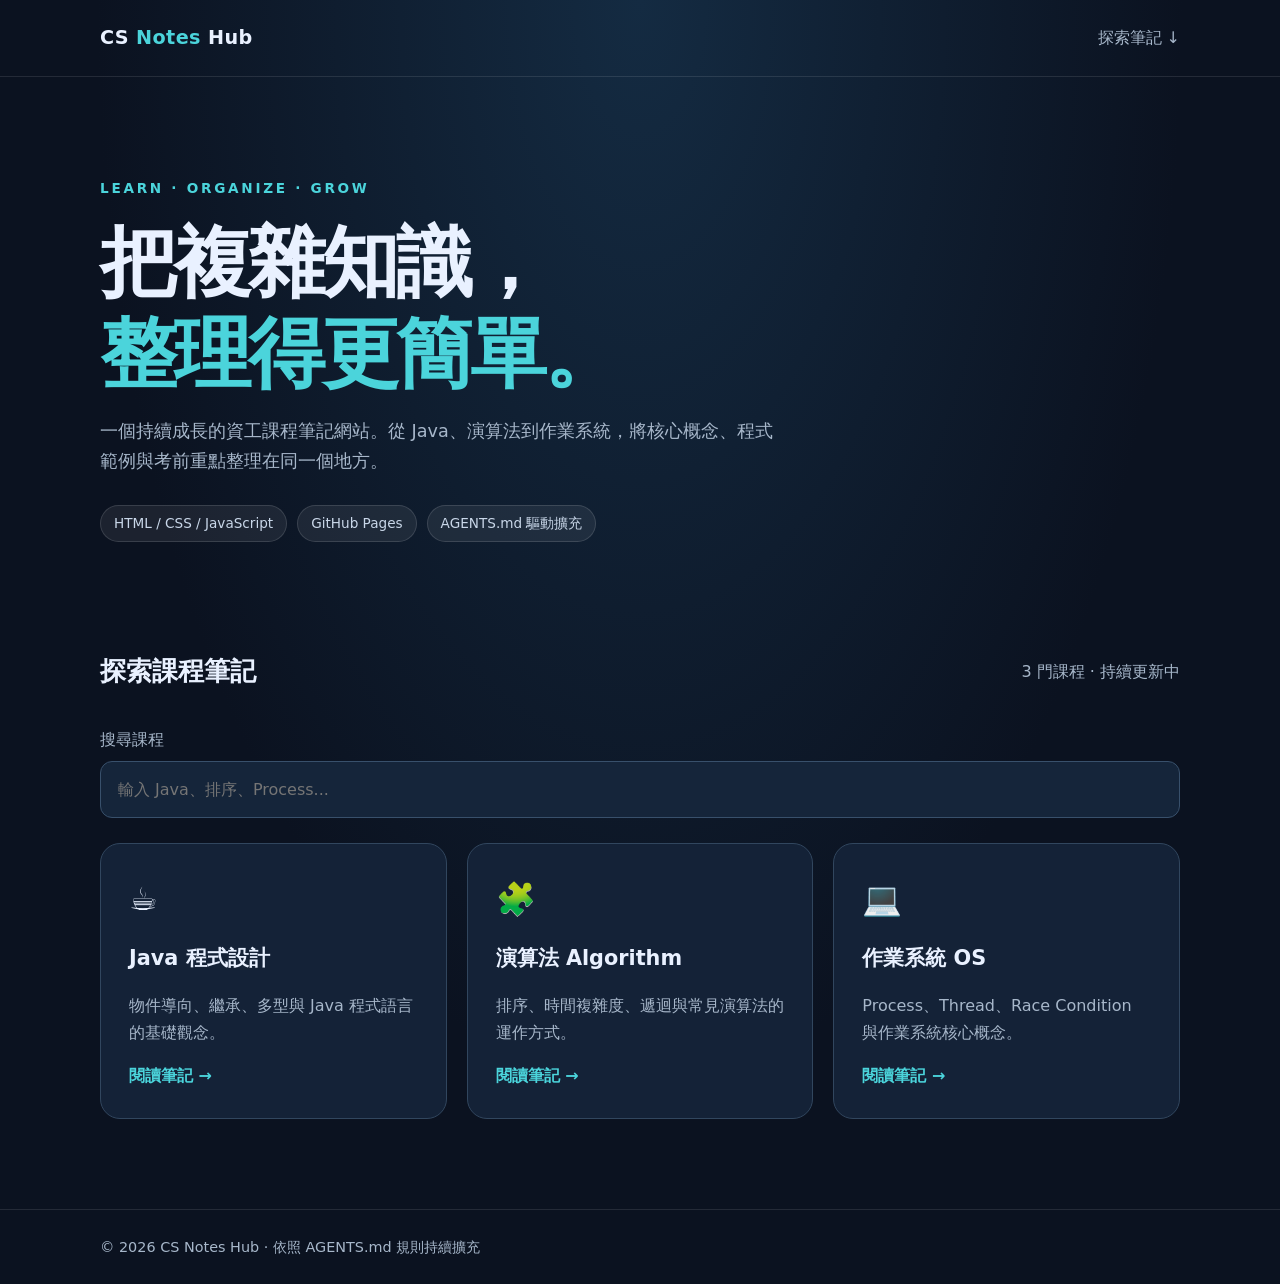
<file: index.html>
<!doctype html><html lang="zh-Hant"><head><meta charset="utf-8"><meta name="viewport" content="width=device-width,initial-scale=1"><meta name="description" content="CS Notes Hub：資工課程筆記"><title>CS Notes Hub | 資工筆記</title><link rel="stylesheet" href="style.css"><script defer src="script.js"></script></head><body><header class="site-header"><nav class="container nav"><a class="logo" href="index.html">CS <span>Notes</span> Hub</a><a href="#courses">探索筆記 ↓</a></nav></header><main><section class="container hero"><div class="eyebrow">LEARN · ORGANIZE · GROW</div><h1>把複雜知識，<br><em>整理得更簡單。</em></h1><p class="lead">一個持續成長的資工課程筆記網站。從 Java、演算法到作業系統，將核心概念、程式範例與考前重點整理在同一個地方。</p><div class="tags"><span>HTML / CSS / JavaScript</span><span>GitHub Pages</span><span>AGENTS.md 驅動擴充</span></div></section><section id="courses" class="container"><div class="section-head"><h2>探索課程筆記</h2><p>3 門課程 · 持續更新中</p></div><label for="search">搜尋課程</label><input id="search" type="search" placeholder="輸入 Java、排序、Process..."><div class="course-grid"><a class="course-card" href="notes/java.html"><span class="emoji">☕</span><h3>Java 程式設計</h3><p>物件導向、繼承、多型與 Java 程式語言的基礎觀念。</p><span class="card-foot">閱讀筆記 →</span></a><a class="course-card" href="notes/algorithm.html"><span class="emoji">🧩</span><h3>演算法 Algorithm</h3><p>排序、時間複雜度、遞迴與常見演算法的運作方式。</p><span class="card-foot">閱讀筆記 →</span></a><a class="course-card" href="notes/os.html"><span class="emoji">💻</span><h3>作業系統 OS</h3><p>Process、Thread、Race Condition 與作業系統核心概念。</p><span class="card-foot">閱讀筆記 →</span></a></div><p id="empty" hidden>找不到符合的課程，請試試其他關鍵字。</p></section></main><footer><div class="container">© 2026 CS Notes Hub · 依照 AGENTS.md 規則持續擴充</div></footer></body></html>
</file>
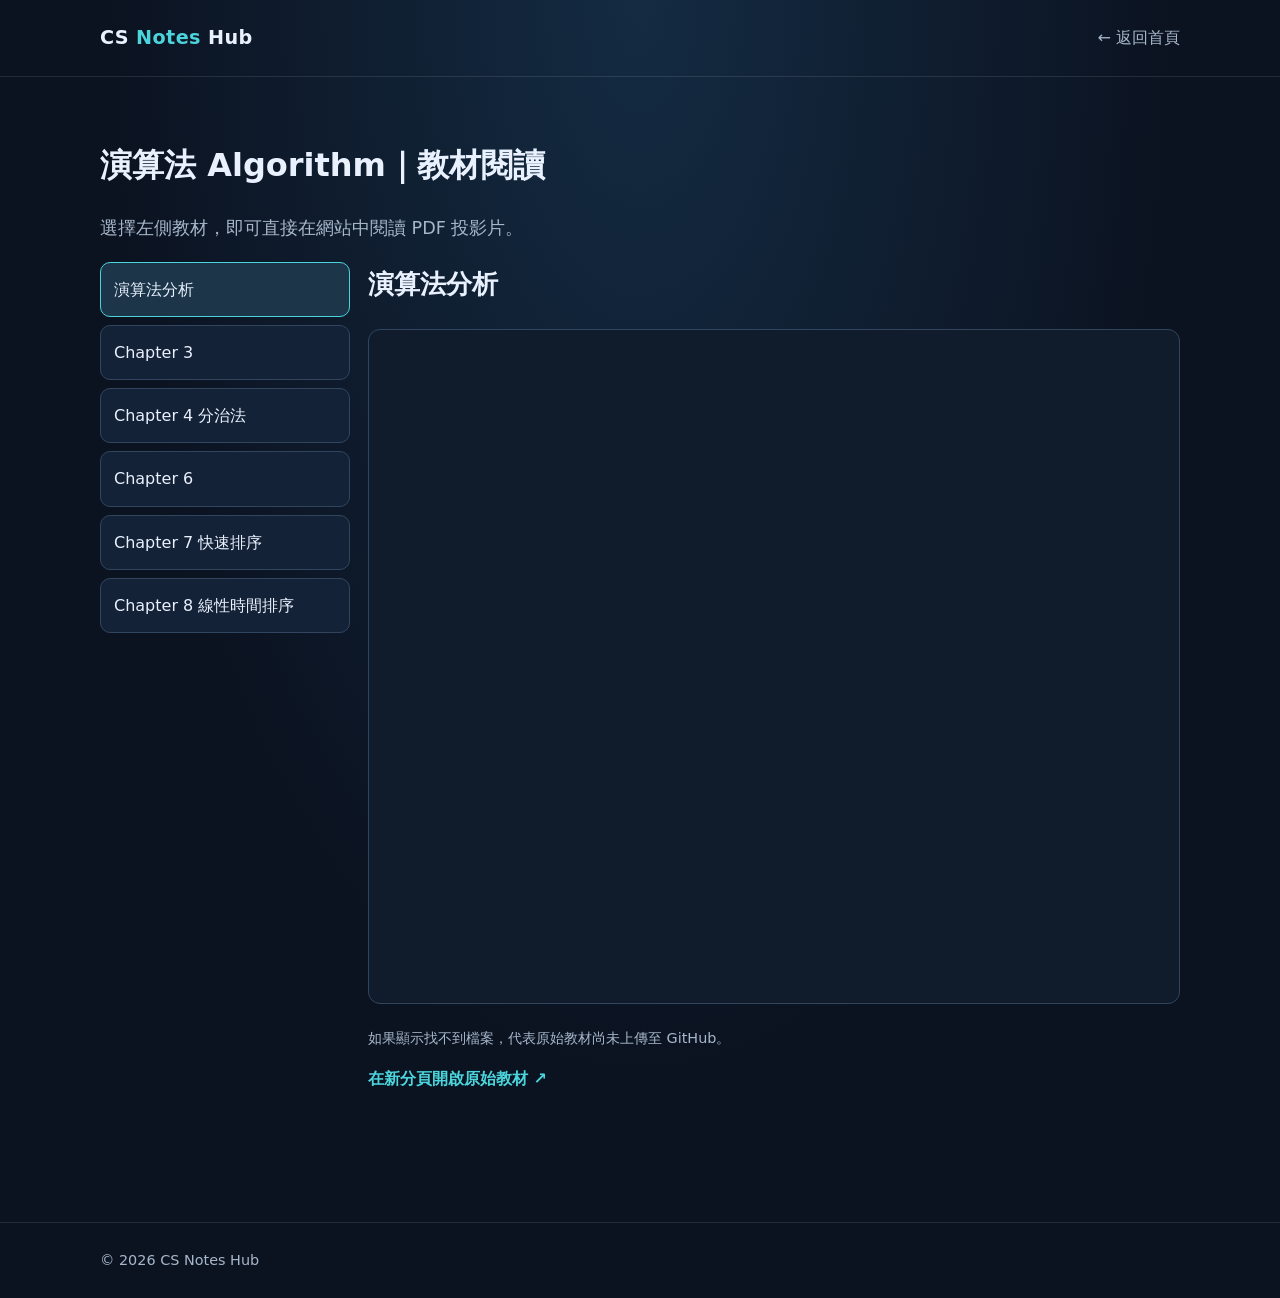
<file: notes/algorithm.html>
<!doctype html><html lang="zh-Hant"><head><meta charset="utf-8"><meta name="viewport" content="width=device-width,initial-scale=1"><title>演算法 Algorithm | CS Notes Hub</title><link rel="stylesheet" href="../style.css"><style>.viewer-layout{display:grid;grid-template-columns:250px minmax(0,1fr);gap:18px}.slide-menu{display:flex;flex-direction:column;gap:8px}.slide-choice{border:1px solid #31465e;border-radius:10px;background:#142237;color:#e9f1ff;text-align:left;padding:13px;cursor:pointer;font:inherit}.slide-choice:hover,.slide-choice.active{border-color:#4bd4db;background:#1c3549}.viewer{width:100%;height:min(75vh,820px);border:1px solid #31465e;border-radius:12px;background:#101b2c}.notice{color:#a7b7ca;font-size:.9rem}@media(max-width:760px){.viewer-layout{grid-template-columns:1fr}.viewer{height:68vh}.slide-menu{display:grid;grid-template-columns:repeat(2,minmax(0,1fr))}}</style></head><body><header class="site-header"><nav class="container nav"><a class="logo" href="../index.html">CS <span>Notes</span> Hub</a><a href="../index.html">← 返回首頁</a></nav></header><main class="container" style="padding:40px 0"><h1>演算法 Algorithm｜教材閱讀</h1><p class="lead">選擇左側教材，即可直接在網站中閱讀 PDF 投影片。</p><div class="viewer-layout"><aside class="slide-menu" aria-label="教材選單"><button class="slide-choice" type="button" data-file="../slides/01_%E6%BC%94%E7%AE%97%E6%B3%95%E5%88%86%E6%9E%90_2026_02.pdf">演算法分析</button><button class="slide-choice" type="button" data-file="../slides/02_MITP_Ch3_2026_01.pdf">Chapter 3</button><button class="slide-choice" type="button" data-file="../slides/MITP_Ch4_%E5%88%86%E6%B2%BB%E6%B3%95_20260930.pdf">Chapter 4 分治法</button><button class="slide-choice" type="button" data-file="../slides/MITP_Ch6_2026_01.pdf">Chapter 6</button><button class="slide-choice" type="button" data-file="../slides/MITP_Ch7_%E5%BF%AB%E9%80%9F%E6%8E%92%E5%BA%8F_1014.pdf">Chapter 7 快速排序</button><button class="slide-choice" type="button" data-file="../slides/MITP_Ch8_2026_01.pdf">Chapter 8 線性時間排序</button></aside><section><h2 id="viewer-title" style="margin-top:0">選擇教材</h2><iframe id="slide-viewer" class="viewer" title="課程 PDF 閱讀器"></iframe><p id="status" class="notice">如果顯示找不到檔案，代表原始教材尚未上傳至 GitHub。</p><a id="open-file" class="back" target="_blank" rel="noopener" href="#">在新分頁開啟原始教材 ↗</a></section></div></main><footer><div class="container">© 2026 CS Notes Hub</div></footer><script>const buttons=[...document.querySelectorAll('.slide-choice')];const viewer=document.querySelector('#slide-viewer');const heading=document.querySelector('#viewer-title');const openFile=document.querySelector('#open-file');function select(b){buttons.forEach(x=>x.classList.toggle('active',x===b));heading.textContent=b.textContent;viewer.src=b.dataset.file;openFile.href=b.dataset.file;}buttons.forEach(b=>b.addEventListener('click',()=>select(b)));if(buttons.length)select(buttons[0]);</script></body></html>
</file>
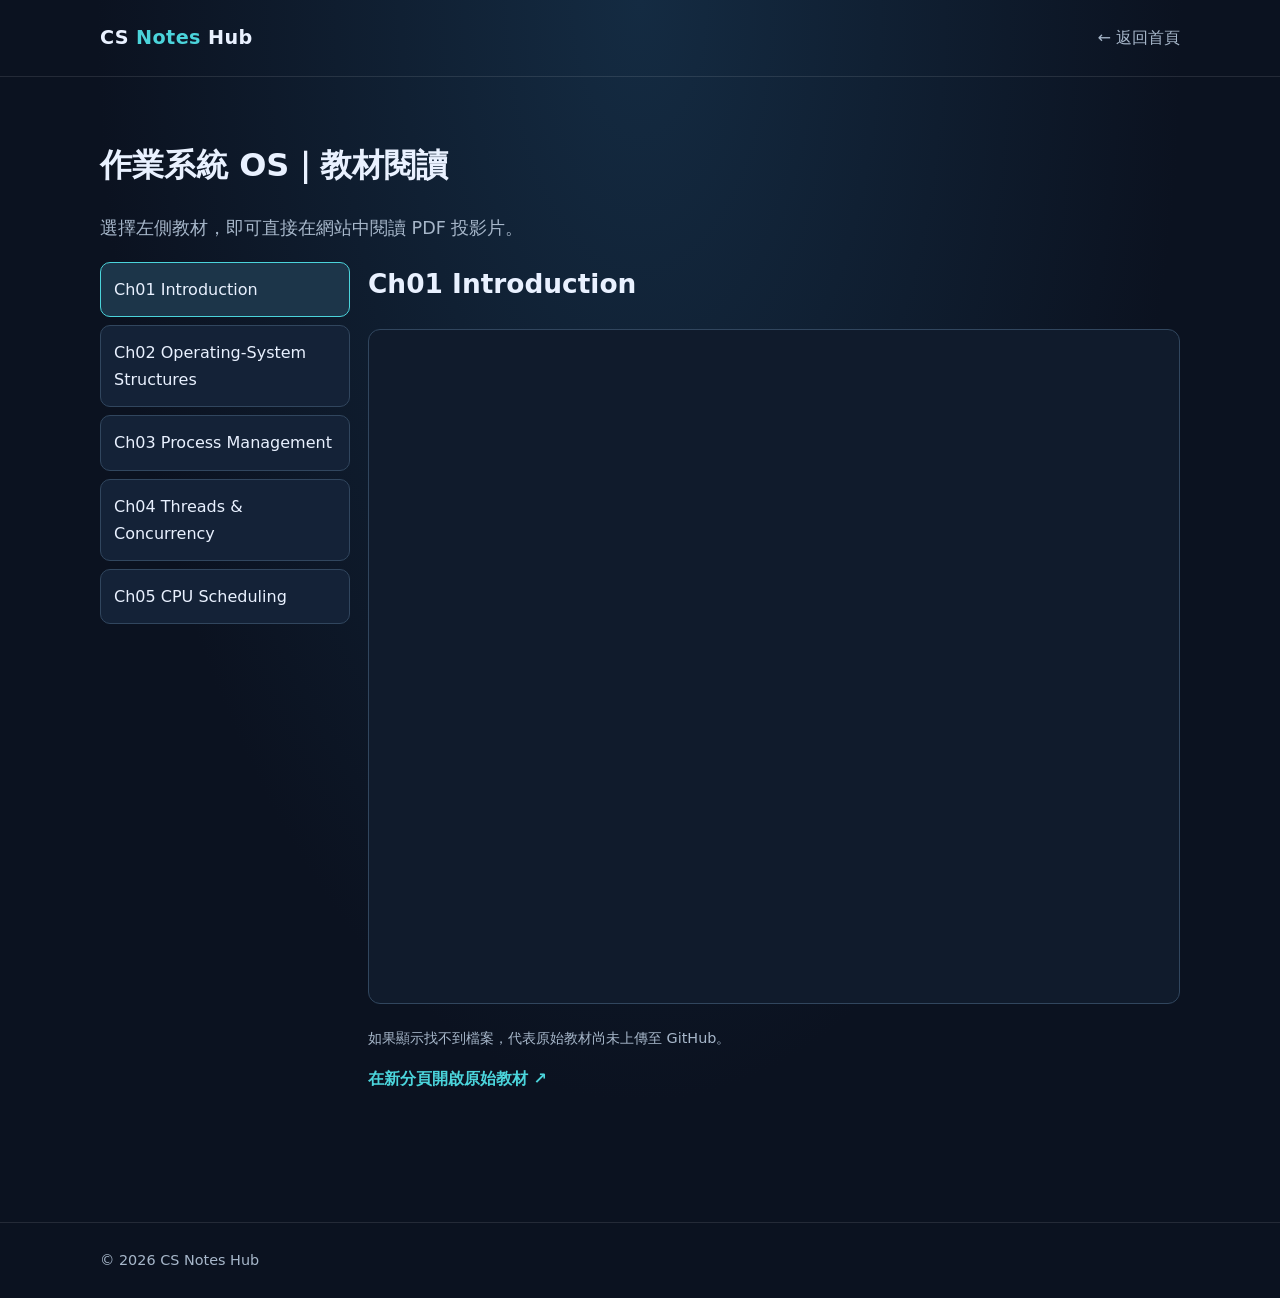
<file: notes/os.html>
<!doctype html><html lang="zh-Hant"><head><meta charset="utf-8"><meta name="viewport" content="width=device-width,initial-scale=1"><title>作業系統 OS | CS Notes Hub</title><link rel="stylesheet" href="../style.css"><style>.viewer-layout{display:grid;grid-template-columns:250px minmax(0,1fr);gap:18px}.slide-menu{display:flex;flex-direction:column;gap:8px}.slide-choice{border:1px solid #31465e;border-radius:10px;background:#142237;color:#e9f1ff;text-align:left;padding:13px;cursor:pointer;font:inherit}.slide-choice:hover,.slide-choice.active{border-color:#4bd4db;background:#1c3549}.viewer{width:100%;height:min(75vh,820px);border:1px solid #31465e;border-radius:12px;background:#101b2c}.notice{color:#a7b7ca;font-size:.9rem}@media(max-width:760px){.viewer-layout{grid-template-columns:1fr}.viewer{height:68vh}.slide-menu{display:grid;grid-template-columns:repeat(2,minmax(0,1fr))}}</style></head><body><header class="site-header"><nav class="container nav"><a class="logo" href="../index.html">CS <span>Notes</span> Hub</a><a href="../index.html">← 返回首頁</a></nav></header><main class="container" style="padding:40px 0"><h1>作業系統 OS｜教材閱讀</h1><p class="lead">選擇左側教材，即可直接在網站中閱讀 PDF 投影片。</p><div class="viewer-layout"><aside class="slide-menu" aria-label="教材選單"><button class="slide-choice" type="button" data-file="../slides/Ch01_Introduction_0911.pdf">Ch01 Introduction</button><button class="slide-choice" type="button" data-file="../slides/Ch02_Operating-System%20Structures.pdf">Ch02 Operating-System Structures</button><button class="slide-choice" type="button" data-file="../slides/Ch03_Process%20Management.pdf">Ch03 Process Management</button><button class="slide-choice" type="button" data-file="../slides/Ch04_Threads%20%26%20Concurrency.pdf">Ch04 Threads & Concurrency</button><button class="slide-choice" type="button" data-file="../slides/Ch05_CPU%20Scheduling.pdf">Ch05 CPU Scheduling</button></aside><section><h2 id="viewer-title" style="margin-top:0">選擇教材</h2><iframe id="slide-viewer" class="viewer" title="課程 PDF 閱讀器"></iframe><p id="status" class="notice">如果顯示找不到檔案，代表原始教材尚未上傳至 GitHub。</p><a id="open-file" class="back" target="_blank" rel="noopener" href="#">在新分頁開啟原始教材 ↗</a></section></div></main><footer><div class="container">© 2026 CS Notes Hub</div></footer><script>const buttons=[...document.querySelectorAll('.slide-choice')];const viewer=document.querySelector('#slide-viewer');const heading=document.querySelector('#viewer-title');const openFile=document.querySelector('#open-file');function select(b){buttons.forEach(x=>x.classList.toggle('active',x===b));heading.textContent=b.textContent;viewer.src=b.dataset.file;openFile.href=b.dataset.file;}buttons.forEach(b=>b.addEventListener('click',()=>select(b)));if(buttons.length)select(buttons[0]);</script></body></html>
</file>
<file: style.css>
:root{color-scheme:dark;--bg:#0b1220;--panel:#142237;--text:#e9f1ff;--muted:#a7b7ca;--accent:#4bd4db}*{box-sizing:border-box}html{scroll-behavior:smooth}body{margin:0;background:radial-gradient(ellipse at top,#142b42 0,#0b1220 60%);color:var(--text);font:16px/1.7 system-ui,-apple-system,"Noto Sans TC",sans-serif}a{color:inherit;text-decoration:none}a:focus-visible,input:focus-visible{outline:3px solid var(--accent);outline-offset:4px}.container{width:min(1080px,calc(100% - 40px));margin:auto}.site-header{border-bottom:1px solid #ffffff1a}.nav{min-height:76px;display:flex;justify-content:space-between;align-items:center}.logo{font-size:1.2rem;font-weight:800;letter-spacing:.02em}.logo span,em{color:var(--accent)}.nav>a:last-child{color:var(--muted)}.hero{padding:100px 0 85px}.eyebrow{color:var(--accent);font-size:.85rem;font-weight:800;letter-spacing:.2em}.hero h1{font-size:clamp(2.5rem,6vw,5rem);line-height:1.18;letter-spacing:-.04em;margin:18px 0}.hero em{font-style:normal}.lead{max-width:680px;font-size:1.1rem;color:var(--muted)}.tags{display:flex;flex-wrap:wrap;gap:10px;margin-top:28px}.tags span{padding:6px 13px;background:#ffffff12;border:1px solid #ffffff20;border-radius:100px;font-size:.85rem;color:#c9d7e9}.section-head{display:flex;justify-content:space-between;align-items:center;gap:16px}.section-head p{color:var(--muted)}h2{font-size:1.65rem}label{display:block;margin:10px 0 8px;color:var(--muted)}input{width:100%;padding:14px 17px;background:#15253a;border:1px solid #38506b;color:var(--text);border-radius:12px;font:inherit;margin-bottom:25px}.course-grid{display:grid;grid-template-columns:repeat(3,minmax(0,1fr));gap:20px}.course-card{display:flex;flex-direction:column;min-height:270px;padding:28px;background:var(--panel);border:1px solid #31465e;border-radius:20px;transition:transform .2s,border-color .2s}.course-card:hover{transform:translateY(-5px);border-color:var(--accent)}.emoji{font-size:2rem}.course-card h3{font-size:1.3rem;margin:14px 0 0}.course-card p{color:var(--muted);flex:1}.card-foot{font-weight:700;color:var(--accent)}footer{margin-top:90px;border-top:1px solid #ffffff1a;padding:25px 0;color:var(--muted);font-size:.9rem}.article{max-width:820px;padding:65px 0}.article h1{font-size:clamp(2rem,5vw,3.5rem);line-height:1.2}.article h2{margin-top:42px;border-bottom:1px solid #31465e;padding-bottom:8px}.article p,.article li{color:#c4d2e3}.article section{margin-bottom:28px}.back{color:var(--accent);font-weight:700}.article pre{padding:20px;overflow-x:auto;border:1px solid #31465e;border-radius:14px;background:#08101d;color:#a8e8ef}.article code{font-family:ui-monospace,Consolas,monospace}.article strong{color:#fff}@media(max-width:750px){.hero{padding:65px 0}.course-grid{grid-template-columns:1fr}.section-head{align-items:flex-start;flex-direction:column;gap:0}.course-card{min-height:210px}.article{padding-top:40px}}
</file>
